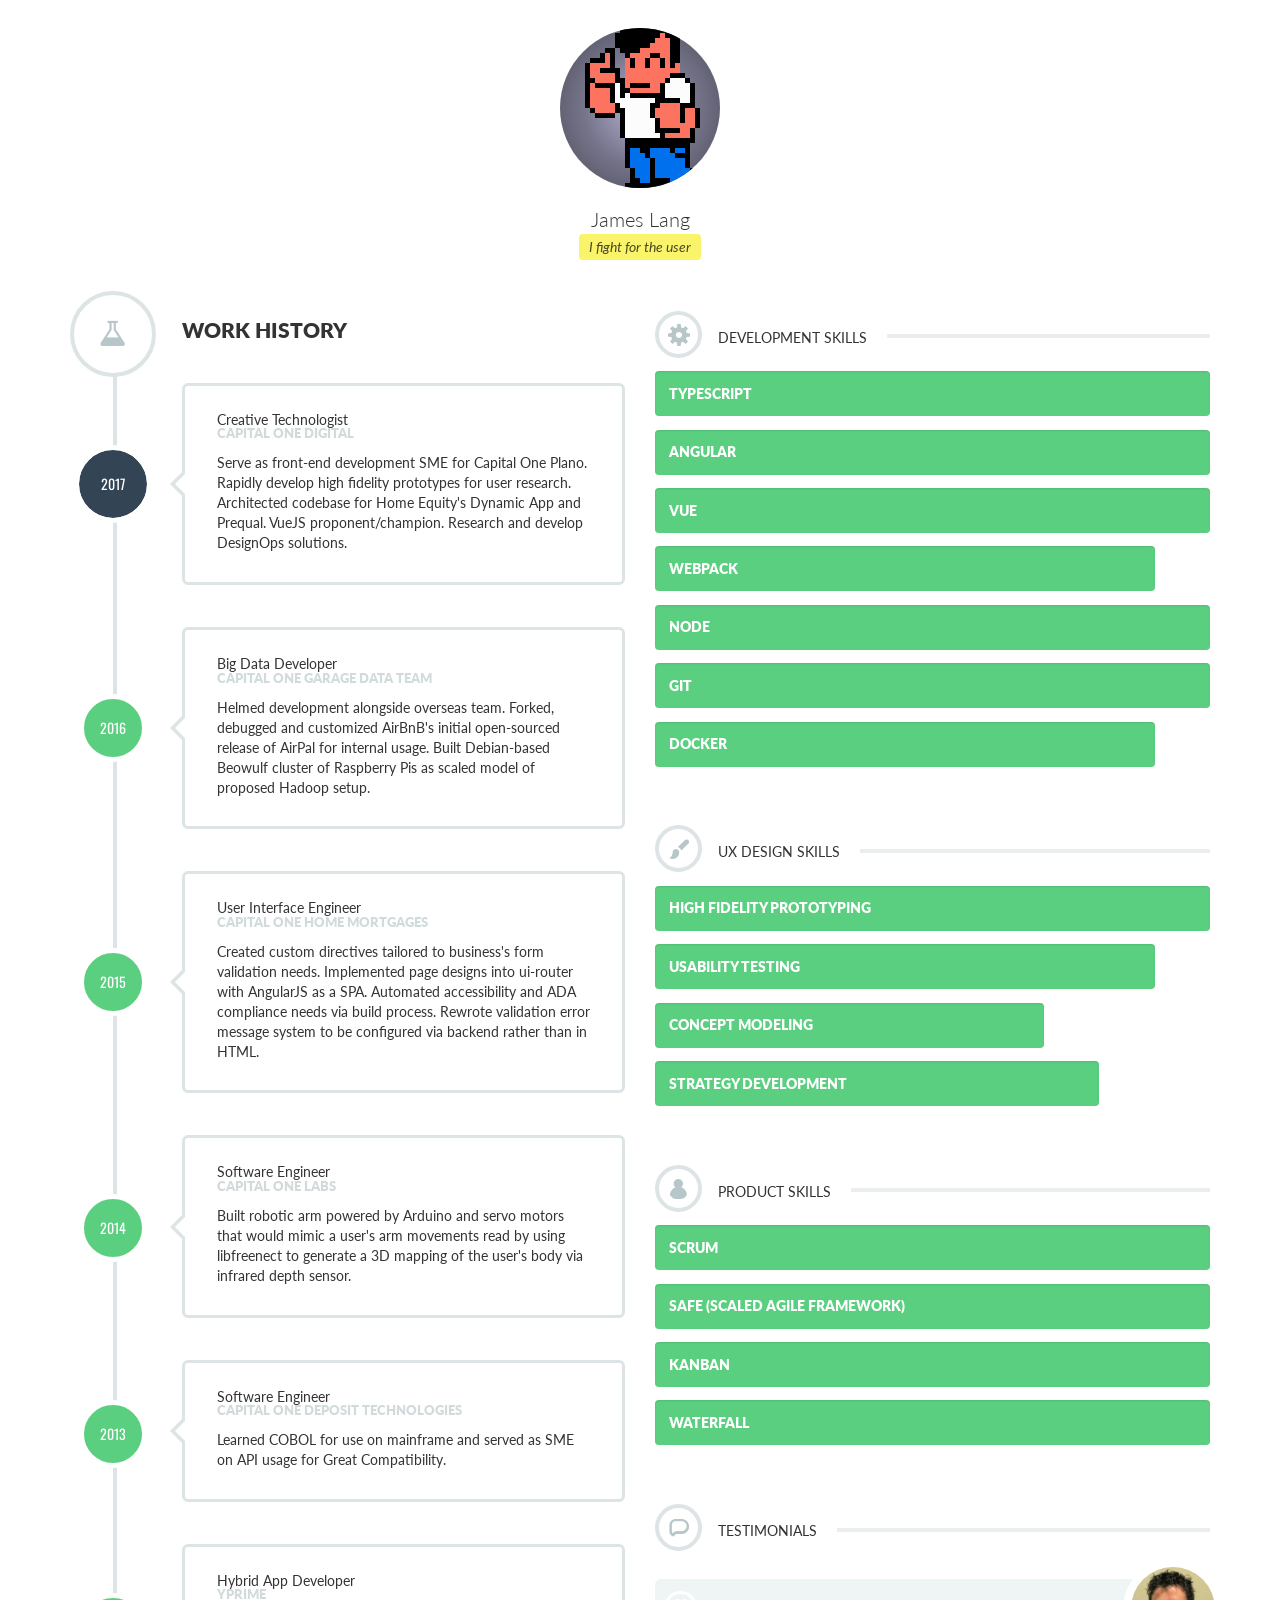
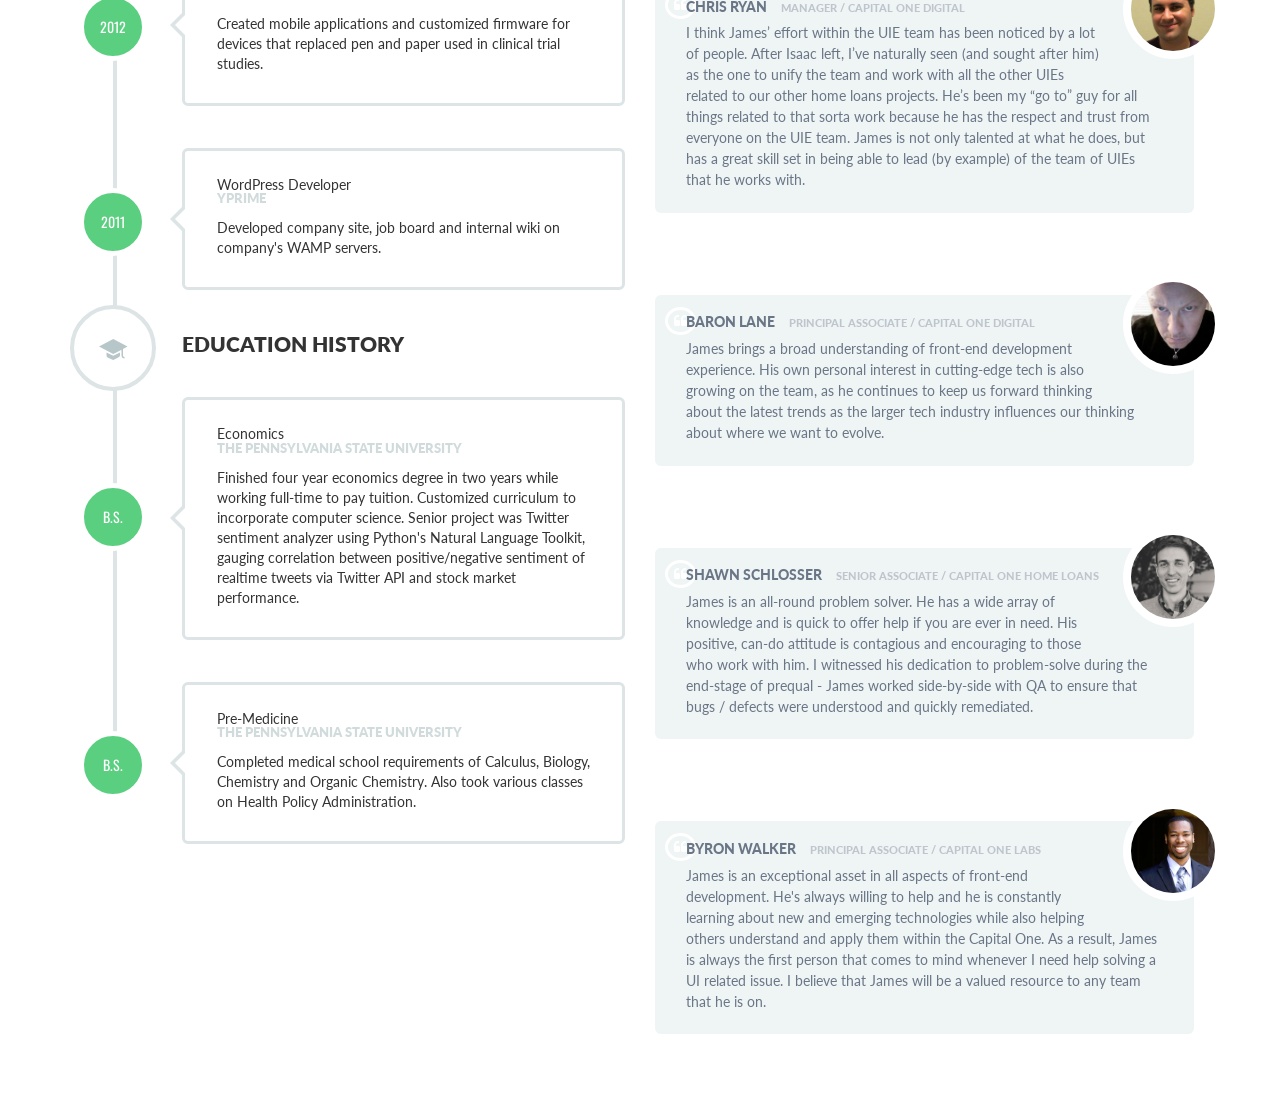
<file: index.html>
<!DOCTYPE html>

<html lang="en">

<head>
    <meta charset="utf-8">
    <meta content="IE=edge" http-equiv="X-UA-Compatible">
    <meta content="width=device-width, initial-scale=1" name="viewport">

    <title>James Lang</title>

    <link href='https://fonts.googleapis.com/css?family=Lato:100,300,400,700,900,100italic,300italic,400italic,700italic,900italic'
        rel='stylesheet' type='text/css'>
    <link href='https://fonts.googleapis.com/css?family=Oswald' rel='stylesheet' type='text/css'>

    <link href="css/bootstrap.min.css" rel="stylesheet">
    <link rel="stylesheet" type="text/css" href="css/fonts/font-awesome/css/font-awesome.min.css">
    <link rel="stylesheet" type="text/css" href="css/fonts/fontello/css/fontello.css">
    <link rel="stylesheet" type="text/css" href="css/style.css">
    <!-- HTML5 shim and Respond.js for IE8 support of HTML5 elements and media queries -->
    <!-- WARNING: Respond.js doesn't work if you view the page via file:// -->
    <!--[if lt IE 9]>
      <script src="https://oss.maxcdn.com/html5shiv/3.7.2/html5shiv.min.js"></script>
      <script src="https://oss.maxcdn.com/respond/1.4.2/respond.min.js"></script>
    <![endif]-->
</head>

<body>
    <div class="container">
        <header class="header">
            <img src="img/avatar.gif" alt="a silly River City Ransom sprite I chose to be my avatar">
            <h1>James Lang</h1>
            <p>I fight for the user</p>
        </header>
        <div class="wrapper">
            <section id="resume" class="page">
                <div class="content">
                    <div class="row">
                        <div class="col-md-6">
                            <div class="timeline">
                                <h2><i class="fa fa-flask"></i>work history</h2>
                                <div class="event current">
                                    <span class="date">2017</span>
                                    <h4>Creative Technologist</h4>
                                    <h5>Capital One Digital</h5>
                                    <p>Serve as front-end development SME for Capital One Plano. Rapidly develop high fidelity
                                        prototypes for user research. Architected codebase for Home Equity's Dynamic App
                                        and Prequal. VueJS proponent/champion. Research and develop DesignOps solutions.</p>
                                </div>
                                <div class="event">
                                    <span class="date">2016</span>
                                    <h4>Big Data Developer</h4>
                                    <h5>Capital One Garage Data Team</h5>
                                    <p>Helmed development alongside overseas team. Forked, debugged and customized AirBnB's
                                        initial open-sourced release of AirPal for internal usage. Built Debian-based Beowulf
                                        cluster of Raspberry Pis as scaled model of proposed Hadoop setup.</p>
                                </div>
                                <div class="event">
                                    <span class="date">2015</span>
                                    <h4>User Interface Engineer</h4>
                                    <h5>Capital One Home Mortgages</h5>
                                    <p>Created custom directives tailored to business's form validation needs. Implemented page
                                        designs into ui-router with AngularJS as a SPA. Automated accessibility and ADA compliance
                                        needs via build process. Rewrote validation error message system to be configured
                                        via backend rather than in HTML.</p>
                                </div>
                                <div class="event">
                                    <span class="date">2014</span>
                                    <h4>Software Engineer</h4>
                                    <h5>Capital One Labs</h5>
                                    <p>Built robotic arm powered by Arduino and servo motors that would mimic a user's arm movements
                                        read by using libfreenect to generate a 3D mapping of the user's body via infrared depth
                                        sensor.</p>
                                </div>
                                <div class="event">
                                    <span class="date">2013</span>
                                    <h4>Software Engineer</h4>
                                    <h5>Capital One Deposit Technologies</h5>
                                    <p>Learned COBOL for use on mainframe and served as SME on API usage for Great Compatibility.</p>
                                </div>
                                <div class="event">
                                    <span class="date">2012</span>
                                    <h4>Hybrid App Developer</h4>
                                    <h5>YPrime</h5>
                                    <p>Created mobile applications and customized firmware for devices that replaced pen and paper used in clinical trial studies.</p>
                                </div>
                                <div class="event">
                                    <span class="date">2011</span>
                                    <h4>WordPress Developer</h4>
                                    <h5>YPrime</h5>
                                    <p>Developed company site, job board and internal wiki on company's WAMP servers.</p>
                                </div>
                                <!--
                                <div class="event">
                                    <span class="date">2010</span>
                                    <h4>Manager</h4>
                                    <h5>The Pennsylvania State University</h5>
                                    <p>Monitored/addressed security and usage violations at the NOC (Network Operations Center).</p>
                                </div>
                                -->
                                <h2><i class="icon-college"></i>education history</h2>
                                <div class="event">
                                    <span class="date">B.S.</span>
                                    <h4>Economics</h4>
                                    <h5>The Pennsylvania State University</h5>
                                    <p>Finished four year economics degree in two years while working full-time to pay tuition.
                                        Customized curriculum to incorporate computer science. Senior project was Twitter
                                        sentiment analyzer using Python's Natural Language Toolkit, gauging correlation between positive/negative sentiment of realtime tweets via Twitter API and stock market performance.</p>
                                </div>
                                <div class="event last">
                                    <span class="date">B.S.</span>
                                    <h4>Pre-Medicine</h4>
                                    <h5>The Pennsylvania State University</h5>
                                    <p>Completed medical school requirements of Calculus, Biology, Chemistry and Organic Chemistry.
                                        Also took various classes on Health Policy Administration.</p>
                                </div>
                            </div>
                        </div>
                        <div class="col-md-6">
                            <h2 class="section-title"><span><i class="icon-cog-1"></i>development skills</span></h2>
                            <div class="skillset">
                                <div class="skill-unit">
                                    <h4>typescript</h4>
                                    <div class="bar">
                                        <div class="progress" style="width: 100%;"></div>
                                    </div>
                                </div>
                                <div class="skill-unit">
                                    <h4>Angular</h4>
                                    <div class="bar">
                                        <div class="progress" style="width: 100%;"></div>
                                    </div>
                                </div>
                                <div class="skill-unit">
                                    <h4>Vue</h4>
                                    <div class="bar">
                                        <div class="progress" style="width: 100%;"></div>
                                    </div>
                                </div>
                                <div class="skill-unit">
                                    <h4>webpack</h4>
                                    <div class="bar">
                                        <div class="progress" style="width: 90%;"></div>
                                    </div>
                                </div>
                                <div class="skill-unit">
                                    <h4>node</h4>
                                    <div class="bar">
                                        <div class="progress" style="width: 100%;"></div>
                                    </div>
                                </div>
                                <div class="skill-unit">
                                    <h4>git</h4>
                                    <div class="bar">
                                        <div class="progress" style="width: 100%;"></div>
                                    </div>
                                </div>
                                <div class="skill-unit">
                                    <h4>docker</h4>
                                    <div class="bar">
                                        <div class="progress" style="width: 90%;"></div>
                                    </div>
                                </div>
                            </div>
                            <h2 class="section-title"><span><i class="icon-brush"></i>ux design skills</span></h2>
                            <div class="skillset">
                                <div class="skill-unit">
                                    <h4>high fidelity Prototyping</h4>
                                    <div class="bar">
                                        <div class="progress" style="width: 100%;"></div>
                                    </div>
                                </div>
                                <div class="skill-unit">
                                    <h4>usability testing</h4>
                                    <div class="bar">
                                        <div class="progress" style="width: 90%;"></div>
                                    </div>
                                </div>
                                <div class="skill-unit">
                                    <h4>concept modeling</h4>
                                    <div class="bar">
                                        <div class="progress" style="width: 70%;"></div>
                                    </div>
                                </div>
                                <div class="skill-unit">
                                    <h4>strategy development</h4>
                                    <div class="bar">
                                        <div class="progress" style="width: 80%;"></div>
                                    </div>
                                </div>
                            </div>
                            <h2 class="section-title"><span><i class="icon-guest"></i>product skills</span></h2>
                            <div class="skillset">
                                <div class="skill-unit">
                                    <h4>Scrum</h4>
                                    <div class="bar">
                                        <div class="progress" style="width: 100%;"></div>
                                    </div>
                                </div>
                                <div class="skill-unit">
                                    <h4>Safe (scaled agile framework)</h4>
                                    <div class="bar">
                                        <div class="progress" style="width: 100%;"></div>
                                    </div>
                                </div>
                                <div class="skill-unit">
                                    <h4>kanban</h4>
                                    <div class="bar">
                                        <div class="progress" style="width: 100%;"></div>
                                    </div>
                                </div>
                                <div class="skill-unit">
                                    <h4>waterfall</h4>
                                    <div class="bar">
                                        <div class="progress" style="width: 100%;"></div>
                                    </div>
                                </div>
                            </div>
                            <h2 class="section-title"><span><i class="icon-comment"></i>testimonials</span></h2>
                            <div class="testo-group">
                                <div class="testo">
                                    <img src="img/chris-ryan.jpg" alt="Chris Ryan's headshot">
                                    <h4>Chris Ryan <span>Manager / Capital One Digital</span></h4>
                                    <p>I think James’ effort within the UIE team has been noticed by a lot of people. After
                                        Isaac left, I’ve naturally seen (and sought after him) as the one to unify the team
                                        and work with all the other UIEs related to our other home loans projects. He’s been
                                        my “go to” guy for all things related to that sorta work because he has the respect
                                        and trust from everyone on the UIE team. James is not only talented at what he does,
                                        but has a great skill set in being able to lead (by example) of the team of UIEs
                                        that he works with.</p>
                                </div>
                            </div>
                            <div class="testo-group">
                                <div class="testo">
                                    <img src="img/baron-lane.jpg" alt="Baron Lane's headshot">
                                    <h4>Baron Lane <span>Principal Associate / Capital One Digital</span></h4>
                                    <p>James brings a broad understanding of front-end development experience. His own personal
                                        interest in cutting-edge tech is also growing on the team, as he continues to keep
                                        us forward thinking about the latest trends as the larger tech industry influences
                                        our thinking about where we want to evolve.</p>
                                </div>
                            </div>
                            <div class="testo-group">
                                <div class="testo">
                                    <img src="img/shawn-schlosser.jpg" alt="Shawn Schlosser's headshot">
                                    <h4>Shawn Schlosser <span>Senior Associate / Capital One Home Loans</span></h4>
                                    <p>James is an all-round problem solver. He has a wide array of knowledge and is quick to
                                        offer help if you are ever in need. His positive, can-do attitude is contagious and
                                        encouraging to those who work with him. I witnessed his dedication to problem-solve
                                        during the end-stage of prequal - James worked side-by-side with QA to ensure that
                                        bugs / defects were understood and quickly remediated.</p>
                                </div>
                            </div>
                            <div class="testo-group">
                                <div class="testo">
                                    <img src="img/byron-walker.jpg" alt="Byron Walker's headshot">
                                    <h4>Byron Walker <span>Principal Associate / Capital One Labs</span></h4>
                                    <p>James is an exceptional asset in all aspects of front-end development. He's always willing
                                        to help and he is constantly learning about new and emerging technologies while also
                                        helping others understand and apply them within the Capital One. As a result, James
                                        is always the first person that comes to mind whenever I need help solving a UI related
                                        issue. I believe that James will be a valued resource to any team that he is on.</p>
                                </div>
                            </div>
                        </div>
                    </div>
                </div>
            </section>
        </div>
    </div>
    <script src="js/jquery-1.12.1.min.js"></script>
    <script src="js/bootstrap.min.js"></script>
</body>

</html>
</file>
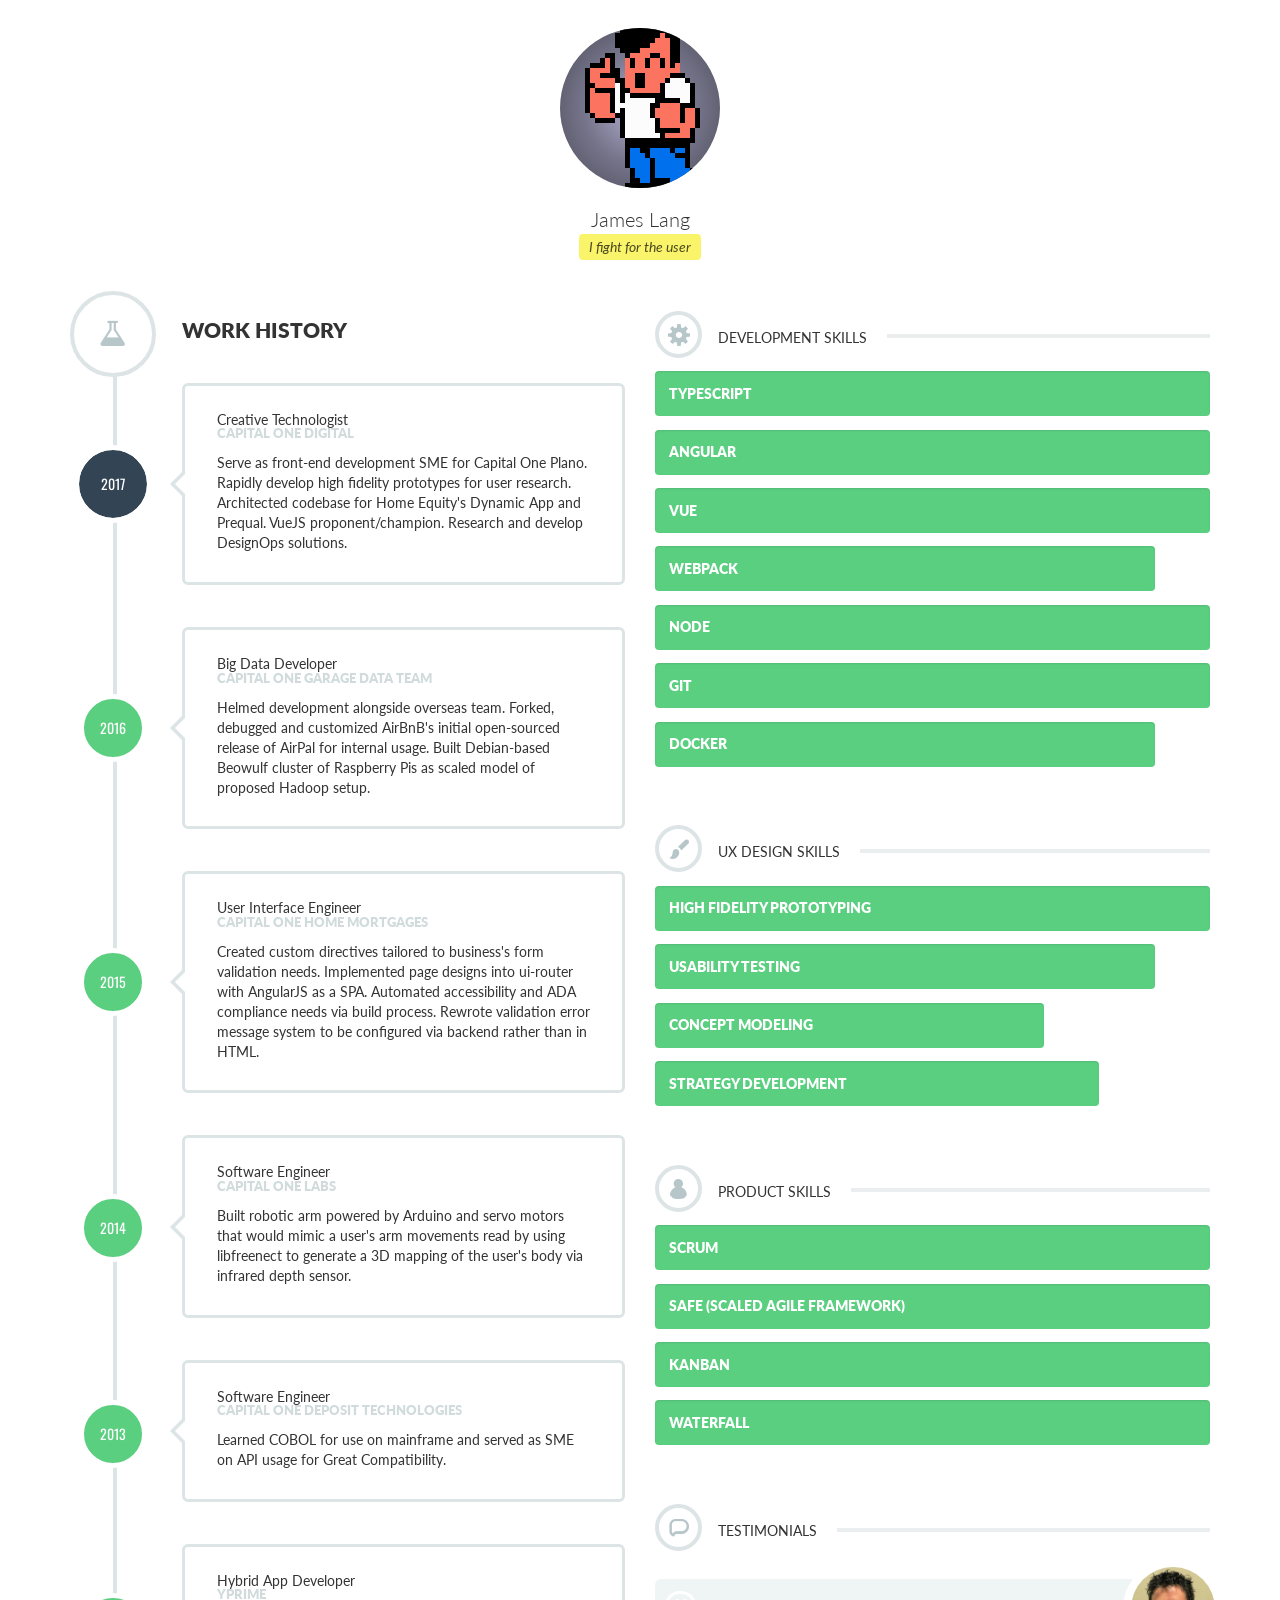
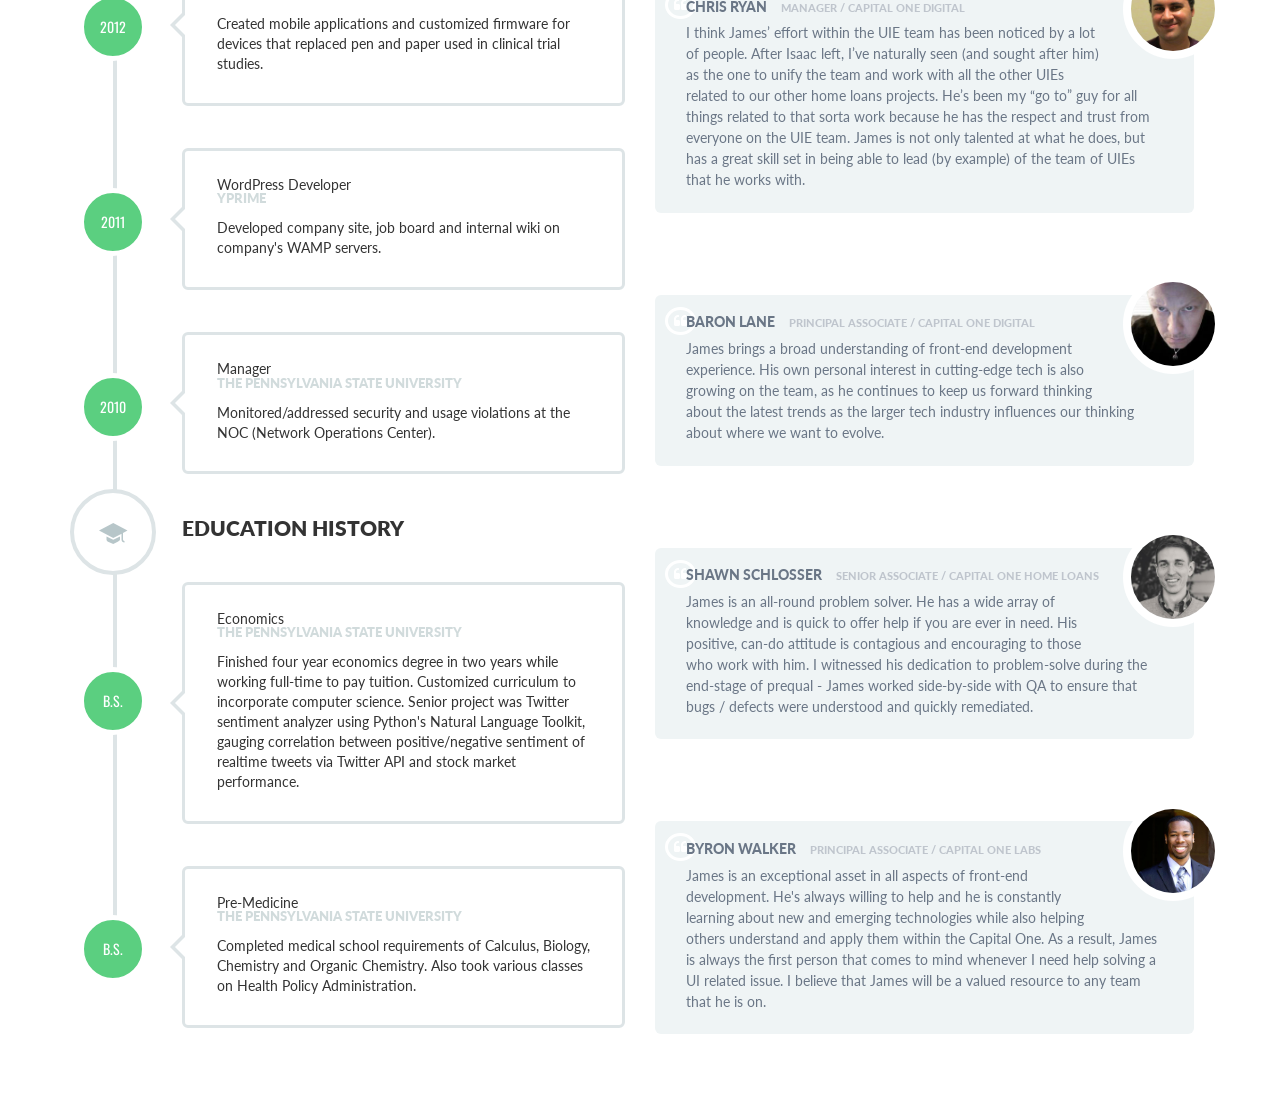
<file: index-disable.html>
<!DOCTYPE html>

<html lang="en">

<head>
    <meta charset="utf-8">
    <meta content="IE=edge" http-equiv="X-UA-Compatible">
    <meta content="width=device-width, initial-scale=1" name="viewport">

    <title>James Lang</title>

    <link href='https://fonts.googleapis.com/css?family=Lato:100,300,400,700,900,100italic,300italic,400italic,700italic,900italic'
        rel='stylesheet' type='text/css'>
    <link href='https://fonts.googleapis.com/css?family=Oswald' rel='stylesheet' type='text/css'>

    <link href="css/bootstrap.min.css" rel="stylesheet">
    <link rel="stylesheet" type="text/css" href="css/fonts/font-awesome/css/font-awesome.min.css">
    <link rel="stylesheet" type="text/css" href="css/fonts/fontello/css/fontello.css">
    <link rel="stylesheet" type="text/css" href="css/style.css">
    <!-- HTML5 shim and Respond.js for IE8 support of HTML5 elements and media queries -->
    <!-- WARNING: Respond.js doesn't work if you view the page via file:// -->
    <!--[if lt IE 9]>
      <script src="https://oss.maxcdn.com/html5shiv/3.7.2/html5shiv.min.js"></script>
      <script src="https://oss.maxcdn.com/respond/1.4.2/respond.min.js"></script>
    <![endif]-->
</head>

<body>
    <div class="container">
        <header class="header">
            <img src="img/avatar.gif" alt="a silly River City Ransom sprite I chose to be my avatar">
            <h1>James Lang</h1>
            <p>I fight for the user</p>
        </header>
        <div class="wrapper">
            <section id="resume" class="page">
                <div class="content">
                    <div class="row">
                        <div class="col-md-6">
                            <div class="timeline">
                                <h2><i class="fa fa-flask"></i>work history</h2>
                                <div class="event current">
                                    <span class="date">2017</span>
                                    <h4>Creative Technologist</h4>
                                    <h5>Capital One Digital</h5>
                                    <p>Serve as front-end development SME for Capital One Plano. Rapidly develop high fidelity
                                        prototypes for user research. Architected codebase for Home Equity's Dynamic App
                                        and Prequal. VueJS proponent/champion. Research and develop DesignOps solutions.</p>
                                </div>
                                <div class="event">
                                    <span class="date">2016</span>
                                    <h4>Big Data Developer</h4>
                                    <h5>Capital One Garage Data Team</h5>
                                    <p>Helmed development alongside overseas team. Forked, debugged and customized AirBnB's
                                        initial open-sourced release of AirPal for internal usage. Built Debian-based Beowulf
                                        cluster of Raspberry Pis as scaled model of proposed Hadoop setup.</p>
                                </div>
                                <div class="event">
                                    <span class="date">2015</span>
                                    <h4>User Interface Engineer</h4>
                                    <h5>Capital One Home Mortgages</h5>
                                    <p>Created custom directives tailored to business's form validation needs. Implemented page
                                        designs into ui-router with AngularJS as a SPA. Automated accessibility and ADA compliance
                                        needs via build process. Rewrote validation error message system to be configured
                                        via backend rather than in HTML.</p>
                                </div>
                                <div class="event">
                                    <span class="date">2014</span>
                                    <h4>Software Engineer</h4>
                                    <h5>Capital One Labs</h5>
                                    <p>Built robotic arm powered by Arduino and servo motors that would mimic a user's arm movements
                                        read by using libfreenect to generate a 3D mapping of the user's body via infrared depth
                                        sensor.</p>
                                </div>
                                <div class="event">
                                    <span class="date">2013</span>
                                    <h4>Software Engineer</h4>
                                    <h5>Capital One Deposit Technologies</h5>
                                    <p>Learned COBOL for use on mainframe and served as SME on API usage for Great Compatibility.</p>
                                </div>
                                <div class="event">
                                    <span class="date">2012</span>
                                    <h4>Hybrid App Developer</h4>
                                    <h5>YPrime</h5>
                                    <p>Created mobile applications and customized firmware for devices that replaced pen and paper used in clinical trial studies.</p>
                                </div>
                                <div class="event">
                                    <span class="date">2011</span>
                                    <h4>WordPress Developer</h4>
                                    <h5>YPrime</h5>
                                    <p>Developed company site, job board and internal wiki on company's WAMP servers.</p>
                                </div>
                                <div class="event">
                                    <span class="date">2010</span>
                                    <h4>Manager</h4>
                                    <h5>The Pennsylvania State University</h5>
                                    <p>Monitored/addressed security and usage violations at the NOC (Network Operations Center).</p>
                                </div>
                                <h2><i class="icon-college"></i>education history</h2>
                                <div class="event">
                                    <span class="date">B.S.</span>
                                    <h4>Economics</h4>
                                    <h5>The Pennsylvania State University</h5>
                                    <p>Finished four year economics degree in two years while working full-time to pay tuition.
                                        Customized curriculum to incorporate computer science. Senior project was Twitter
                                        sentiment analyzer using Python's Natural Language Toolkit, gauging correlation between positive/negative sentiment of realtime tweets via Twitter API and stock market performance.</p>
                                </div>
                                <div class="event last">
                                    <span class="date">B.S.</span>
                                    <h4>Pre-Medicine</h4>
                                    <h5>The Pennsylvania State University</h5>
                                    <p>Completed medical school requirements of Calculus, Biology, Chemistry and Organic Chemistry.
                                        Also took various classes on Health Policy Administration.</p>
                                </div>
                            </div>
                        </div>
                        <div class="col-md-6">
                            <h2 class="section-title"><span><i class="icon-cog-1"></i>development skills</span></h2>
                            <div class="skillset">
                                <div class="skill-unit">
                                    <h4>typescript</h4>
                                    <div class="bar">
                                        <div class="progress" style="width: 100%;"></div>
                                    </div>
                                </div>
                                <div class="skill-unit">
                                    <h4>Angular</h4>
                                    <div class="bar">
                                        <div class="progress" style="width: 100%;"></div>
                                    </div>
                                </div>
                                <div class="skill-unit">
                                    <h4>Vue</h4>
                                    <div class="bar">
                                        <div class="progress" style="width: 100%;"></div>
                                    </div>
                                </div>
                                <div class="skill-unit">
                                    <h4>webpack</h4>
                                    <div class="bar">
                                        <div class="progress" style="width: 90%;"></div>
                                    </div>
                                </div>
                                <div class="skill-unit">
                                    <h4>node</h4>
                                    <div class="bar">
                                        <div class="progress" style="width: 100%;"></div>
                                    </div>
                                </div>
                                <div class="skill-unit">
                                    <h4>git</h4>
                                    <div class="bar">
                                        <div class="progress" style="width: 100%;"></div>
                                    </div>
                                </div>
                                <div class="skill-unit">
                                    <h4>docker</h4>
                                    <div class="bar">
                                        <div class="progress" style="width: 90%;"></div>
                                    </div>
                                </div>
                            </div>
                            <h2 class="section-title"><span><i class="icon-brush"></i>ux design skills</span></h2>
                            <div class="skillset">
                                <div class="skill-unit">
                                    <h4>high fidelity Prototyping</h4>
                                    <div class="bar">
                                        <div class="progress" style="width: 100%;"></div>
                                    </div>
                                </div>
                                <div class="skill-unit">
                                    <h4>usability testing</h4>
                                    <div class="bar">
                                        <div class="progress" style="width: 90%;"></div>
                                    </div>
                                </div>
                                <div class="skill-unit">
                                    <h4>concept modeling</h4>
                                    <div class="bar">
                                        <div class="progress" style="width: 70%;"></div>
                                    </div>
                                </div>
                                <div class="skill-unit">
                                    <h4>strategy development</h4>
                                    <div class="bar">
                                        <div class="progress" style="width: 80%;"></div>
                                    </div>
                                </div>
                            </div>
                            <h2 class="section-title"><span><i class="icon-guest"></i>product skills</span></h2>
                            <div class="skillset">
                                <div class="skill-unit">
                                    <h4>Scrum</h4>
                                    <div class="bar">
                                        <div class="progress" style="width: 100%;"></div>
                                    </div>
                                </div>
                                <div class="skill-unit">
                                    <h4>Safe (scaled agile framework)</h4>
                                    <div class="bar">
                                        <div class="progress" style="width: 100%;"></div>
                                    </div>
                                </div>
                                <div class="skill-unit">
                                    <h4>kanban</h4>
                                    <div class="bar">
                                        <div class="progress" style="width: 100%;"></div>
                                    </div>
                                </div>
                                <div class="skill-unit">
                                    <h4>waterfall</h4>
                                    <div class="bar">
                                        <div class="progress" style="width: 100%;"></div>
                                    </div>
                                </div>
                            </div>
                            <h2 class="section-title"><span><i class="icon-comment"></i>testimonials</span></h2>
                            <div class="testo-group">
                                <div class="testo">
                                    <img src="img/chris-ryan.jpg" alt="Chris Ryan's headshot">
                                    <h4>Chris Ryan <span>Manager / Capital One Digital</span></h4>
                                    <p>I think James’ effort within the UIE team has been noticed by a lot of people. After
                                        Isaac left, I’ve naturally seen (and sought after him) as the one to unify the team
                                        and work with all the other UIEs related to our other home loans projects. He’s been
                                        my “go to” guy for all things related to that sorta work because he has the respect
                                        and trust from everyone on the UIE team. James is not only talented at what he does,
                                        but has a great skill set in being able to lead (by example) of the team of UIEs
                                        that he works with.</p>
                                </div>
                            </div>
                            <div class="testo-group">
                                <div class="testo">
                                    <img src="img/baron-lane.jpg" alt="Baron Lane's headshot">
                                    <h4>Baron Lane <span>Principal Associate / Capital One Digital</span></h4>
                                    <p>James brings a broad understanding of front-end development experience. His own personal
                                        interest in cutting-edge tech is also growing on the team, as he continues to keep
                                        us forward thinking about the latest trends as the larger tech industry influences
                                        our thinking about where we want to evolve.</p>
                                </div>
                            </div>
                            <div class="testo-group">
                                <div class="testo">
                                    <img src="img/shawn-schlosser.jpg" alt="Shawn Schlosser's headshot">
                                    <h4>Shawn Schlosser <span>Senior Associate / Capital One Home Loans</span></h4>
                                    <p>James is an all-round problem solver. He has a wide array of knowledge and is quick to
                                        offer help if you are ever in need. His positive, can-do attitude is contagious and
                                        encouraging to those who work with him. I witnessed his dedication to problem-solve
                                        during the end-stage of prequal - James worked side-by-side with QA to ensure that
                                        bugs / defects were understood and quickly remediated.</p>
                                </div>
                            </div>
                            <div class="testo-group">
                                <div class="testo">
                                    <img src="img/byron-walker.jpg" alt="Byron Walker's headshot">
                                    <h4>Byron Walker <span>Principal Associate / Capital One Labs</span></h4>
                                    <p>James is an exceptional asset in all aspects of front-end development. He's always willing
                                        to help and he is constantly learning about new and emerging technologies while also
                                        helping others understand and apply them within the Capital One. As a result, James
                                        is always the first person that comes to mind whenever I need help solving a UI related
                                        issue. I believe that James will be a valued resource to any team that he is on.</p>
                                </div>
                            </div>
                        </div>
                    </div>
                </div>
            </section>
        </div>
    </div>
    <script src="js/jquery-1.12.1.min.js"></script>
    <script src="js/bootstrap.min.js"></script>
</body>

</html>
</file>
<file: css/fonts/fontello/css/fontello.css>
@font-face {
  font-family: 'fontello';
  src: url('../font/fontello.eot?63985987');
  src: url('../font/fontello.eot?63985987#iefix') format('embedded-opentype'),
       url('../font/fontello.woff?63985987') format('woff'),
       url('../font/fontello.ttf?63985987') format('truetype'),
       url('../font/fontello.svg?63985987#fontello') format('svg');
  font-weight: normal;
  font-style: normal;
}
/* Chrome hack: SVG is rendered more smooth in Windozze. 100% magic, uncomment if you need it. */
/* Note, that will break hinting! In other OS-es font will be not as sharp as it could be */
/*
@media screen and (-webkit-min-device-pixel-ratio:0) {
  @font-face {
    font-family: 'fontello';
    src: url('../font/fontello.svg?63985987#fontello') format('svg');
  }
}
*/
 
 [class^="icon-"]:before, [class*=" icon-"]:before {
  font-family: "fontello";
  font-style: normal;
  font-weight: normal;
  speak: none;
 
  display: inline-block;
  text-decoration: inherit;
  width: 1em;
  margin-right: .2em;
  text-align: center;
  /* opacity: .8; */
 
  /* For safety - reset parent styles, that can break glyph codes*/
  font-variant: normal;
  text-transform: none;
     
  /* fix buttons height, for twitter bootstrap */
  line-height: 1em;
 
  /* Animation center compensation - margins should be symmetric */
  /* remove if not needed */
  margin-left: .2em;
 
  /* you can be more comfortable with increased icons size */
  /* font-size: 120%; */
 
  /* Uncomment for 3D effect */
  /* text-shadow: 1px 1px 1px rgba(127, 127, 127, 0.3); */
}
 
.icon-facebook:before { content: '\e800'; } /* '' */
.icon-twitter:before { content: '\e801'; } /* '' */
.icon-linkedin:before { content: '\e802'; } /* '' */
.icon-gplus:before { content: '\e803'; } /* '' */
.icon-pinterest:before { content: '\e804'; } /* '' */
.icon-github-circled:before { content: '\e805'; } /* '' */
.icon-dribbble:before { content: '\e806'; } /* '' */
.icon-digg:before { content: '\e807'; } /* '' */
.icon-instagram:before { content: '\e808'; } /* '' */
.icon-xing:before { content: '\e809'; } /* '' */
.icon-lastfm:before { content: '\e80a'; } /* '' */
.icon-rss:before { content: '\e80b'; } /* '' */
.icon-vimeo:before { content: '\e80c'; } /* '' */
.icon-forrst:before { content: '\e80d'; } /* '' */
.icon-foursquare:before { content: '\e80e'; } /* '' */
.icon-blogger:before { content: '\e80f'; } /* '' */
.icon-flickr:before { content: '\e810'; } /* '' */
.icon-weibo:before { content: '\e811'; } /* '' */
.icon-skype:before { content: '\e812'; } /* '' */
.icon-youtube:before { content: '\e813'; } /* '' */
.icon-soundcloud:before { content: '\e814'; } /* '' */
.icon-tumblr:before { content: '\e815'; } /* '' */
.icon-wordpress:before { content: '\e816'; } /* '' */
.icon-stackoverflow:before { content: '\e817'; } /* '' */
.icon-delicious:before { content: '\e818'; } /* '' */
.icon-grooveshark:before { content: '\e819'; } /* '' */
.icon-lkdto:before { content: '\e81a'; } /* '' */
.icon-hackernews:before { content: '\e81b'; } /* '' */
.icon-login:before { content: '\e81c'; } /* '' */
.icon-lego:before { content: '\e81d'; } /* '' */
.icon-bitbucket:before { content: '\e81e'; } /* '' */
.icon-pocket:before { content: '\e81f'; } /* '' */
.icon-buffer:before { content: '\e820'; } /* '' */
.icon-acrobat:before { content: '\e821'; } /* '' */
.icon-drupal:before { content: '\e822'; } /* '' */
.icon-statusnet:before { content: '\e823'; } /* '' */
.icon-appnet:before { content: '\e824'; } /* '' */
.icon-dwolla:before { content: '\e825'; } /* '' */
.icon-angellist:before { content: '\e826'; } /* '' */
.icon-print:before { content: '\e827'; } /* '' */
.icon-cart:before { content: '\e828'; } /* '' */
.icon-opentable:before { content: '\e829'; } /* '' */
.icon-stripe:before { content: '\e82a'; } /* '' */
.icon-posterous:before { content: '\e82b'; } /* '' */
.icon-scribd:before { content: '\e82c'; } /* '' */
.icon-eventbrite:before { content: '\e82d'; } /* '' */
.icon-intensedebate:before { content: '\e82e'; } /* '' */
.icon-yelp:before { content: '\e82f'; } /* '' */
.icon-eventasaurus:before { content: '\e830'; } /* '' */
.icon-quora:before { content: '\e831'; } /* '' */
.icon-openid:before { content: '\e832'; } /* '' */
.icon-pinboard:before { content: '\e833'; } /* '' */
.icon-gmail:before { content: '\e834'; } /* '' */
.icon-songkick:before { content: '\e835'; } /* '' */
.icon-plurk:before { content: '\e836'; } /* '' */
.icon-itunes:before { content: '\e837'; } /* '' */
.icon-googleplay:before { content: '\e838'; } /* '' */
.icon-github:before { content: '\e839'; } /* '' */
.icon-ebay:before { content: '\e83a'; } /* '' */
.icon-dropbox:before { content: '\e83b'; } /* '' */
.icon-cloudapp:before { content: '\e83c'; } /* '' */
.icon-steam:before { content: '\e83d'; } /* '' */
.icon-amazon:before { content: '\e83e'; } /* '' */
.icon-podcast:before { content: '\e83f'; } /* '' */
.icon-myspace:before { content: '\e840'; } /* '' */
.icon-macstore:before { content: '\e841'; } /* '' */
.icon-email:before { content: '\e842'; } /* '' */
.icon-chrome:before { content: '\e843'; } /* '' */
.icon-yahoo:before { content: '\e844'; } /* '' */
.icon-windows:before { content: '\e845'; } /* '' */
.icon-viadeo:before { content: '\e846'; } /* '' */
.icon-instapaper:before { content: '\e847'; } /* '' */
.icon-meetup:before { content: '\e848'; } /* '' */
.icon-vk:before { content: '\e849'; } /* '' */
.icon-klout:before { content: '\e84a'; } /* '' */
.icon-plancast:before { content: '\e84b'; } /* '' */
.icon-disqus:before { content: '\e84c'; } /* '' */
.icon-google:before { content: '\e84d'; } /* '' */
.icon-evernote:before { content: '\e84e'; } /* '' */
.icon-cc:before { content: '\e84f'; } /* '' */
.icon-appstore:before { content: '\e850'; } /* '' */
.icon-gowalla:before { content: '\e851'; } /* '' */
.icon-guest:before { content: '\e852'; } /* '' */
.icon-reddit:before { content: '\e853'; } /* '' */
.icon-spotify:before { content: '\e854'; } /* '' */
.icon-stumbleupon:before { content: '\e855'; } /* '' */
.icon-fivehundredpx:before { content: '\e856'; } /* '' */
.icon-bitcoin:before { content: '\e857'; } /* '' */
.icon-w3c:before { content: '\e858'; } /* '' */
.icon-html5:before { content: '\e859'; } /* '' */
.icon-ie:before { content: '\e85a'; } /* '' */
.icon-call:before { content: '\e85b'; } /* '' */
.icon-ninetyninedesigns:before { content: '\e85c'; } /* '' */
.icon-calendar:before { content: '\e85d'; } /* '' */
.icon-lanyrd:before { content: '\e85e'; } /* '' */
.icon-wikipedia:before { content: '\e85f'; } /* '' */
.icon-smashmag:before { content: '\e860'; } /* '' */
.icon-eventful:before { content: '\e861'; } /* '' */
.icon-android:before { content: '\e862'; } /* '' */
.icon-flattr:before { content: '\e863'; } /* '' */
.icon-paypal:before { content: '\e864'; } /* '' */
.icon-aim:before { content: '\e865'; } /* '' */
.icon-duckduckgo:before { content: '\e866'; } /* '' */
.icon-friendfeed:before { content: '\e867'; } /* '' */
.icon-behance:before { content: '\e868'; } /* '' */
.icon-picture:before { content: '\e869'; } /* '' */
.icon-camera:before { content: '\e86a'; } /* '' */
.icon-info:before { content: '\e86b'; } /* '' */
.icon-link:before { content: '\e86c'; } /* '' */
.icon-attach:before { content: '\e86d'; } /* '' */
.icon-pin:before { content: '\e86e'; } /* '' */
.icon-tag:before { content: '\e86f'; } /* '' */
.icon-tag-empty:before { content: '\e870'; } /* '' */
.icon-quote-left:before { content: '\e871'; } /* '' */
.icon-quote-right:before { content: '\e872'; } /* '' */
.icon-pencil:before { content: '\e873'; } /* '' */
.icon-pencil-neg:before { content: '\e874'; } /* '' */
.icon-comment:before { content: '\e875'; } /* '' */
.icon-comment-inv:before { content: '\e876'; } /* '' */
.icon-comment-alt:before { content: '\e877'; } /* '' */
.icon-comment-inv-alt:before { content: '\e878'; } /* '' */
.icon-comment-alt2:before { content: '\e879'; } /* '' */
.icon-comment-inv-alt2:before { content: '\e87a'; } /* '' */
.icon-chat:before { content: '\e87b'; } /* '' */
.icon-chat-inv:before { content: '\e87c'; } /* '' */
.icon-location:before { content: '\e87d'; } /* '' */
.icon-location-inv:before { content: '\e87e'; } /* '' */
.icon-location-alt:before { content: '\e87f'; } /* '' */
.icon-compass:before { content: '\e880'; } /* '' */
.icon-doc:before { content: '\e881'; } /* '' */
.icon-doc-inv:before { content: '\e882'; } /* '' */
.icon-doc-alt:before { content: '\e883'; } /* '' */
.icon-doc-inv-alt:before { content: '\e884'; } /* '' */
.icon-book-open:before { content: '\e885'; } /* '' */
.icon-cog:before { content: '\e886'; } /* '' */
.icon-share:before { content: '\e887'; } /* '' */
.icon-mic:before { content: '\e888'; } /* '' */
.icon-headphones:before { content: '\e889'; } /* '' */
.icon-clock:before { content: '\e88a'; } /* '' */
.icon-lamp:before { content: '\e88b'; } /* '' */
.icon-resize-full:before { content: '\e88c'; } /* '' */
.icon-resize-full-alt:before { content: '\e88d'; } /* '' */
.icon-resize-small:before { content: '\e88e'; } /* '' */
.icon-resize-small-alt:before { content: '\e88f'; } /* '' */
.icon-play:before { content: '\e890'; } /* '' */
.icon-play-circle2:before { content: '\e891'; } /* '' */
.icon-stop:before { content: '\e892'; } /* '' */
.icon-pause:before { content: '\e893'; } /* '' */
.icon-award:before { content: '\e894'; } /* '' */
.icon-award-empty:before { content: '\e895'; } /* '' */
.icon-mobile:before { content: '\e896'; } /* '' */
.icon-cd:before { content: '\e897'; } /* '' */
.icon-equalizer:before { content: '\e898'; } /* '' */
.icon-aperture:before { content: '\e899'; } /* '' */
.icon-aperture-alt:before { content: '\e89a'; } /* '' */
.icon-book:before { content: '\e89b'; } /* '' */
.icon-book-alt:before { content: '\e89c'; } /* '' */
.icon-brush:before { content: '\e89d'; } /* '' */
.icon-brush-alt:before { content: '\e89e'; } /* '' */
.icon-layers:before { content: '\e89f'; } /* '' */
.icon-layers-alt:before { content: '\e8a0'; } /* '' */
.icon-flash:before { content: '\e8a1'; } /* '' */
.icon-chart-bar:before { content: '\e8a2'; } /* '' */
.icon-chart-pie:before { content: '\e8a3'; } /* '' */
.icon-key:before { content: '\e8a4'; } /* '' */
.icon-key-inv:before { content: '\e8a5'; } /* '' */
.icon-hash:before { content: '\e8a6'; } /* '' */
.icon-at:before { content: '\e8a7'; } /* '' */
.icon-pilcrow:before { content: '\e8a8'; } /* '' */
.icon-article-alt:before { content: '\e8a9'; } /* '' */
.icon-doc-1:before { content: '\e8aa'; } /* '' */
.icon-award-1:before { content: '\e8ab'; } /* '' */
.icon-tablet:before { content: '\e8ac'; } /* '' */
.icon-cd-1:before { content: '\e8ad'; } /* '' */
.icon-book-1:before { content: '\e8ae'; } /* '' */
.icon-easel:before { content: '\e8af'; } /* '' */
.icon-globe:before { content: '\e8b0'; } /* '' */
.icon-dollar:before { content: '\e8b1'; } /* '' */
.icon-cloud:before { content: '\e8b2'; } /* '' */
.icon-camera-1:before { content: '\e8b3'; } /* '' */
.icon-trophy:before { content: '\e8b4'; } /* '' */
.icon-flash-1:before { content: '\e8b5'; } /* '' */
.icon-paper-plane:before { content: '\e8b6'; } /* '' */
.icon-fontsize:before { content: '\e8b7'; } /* '' */
.icon-color-adjust:before { content: '\e8b8'; } /* '' */
.icon-vector-pencil:before { content: '\e8b9'; } /* '' */
.icon-spread:before { content: '\e8ba'; } /* '' */
.icon-art-gallery:before { content: '\e8bb'; } /* '' */
.icon-bicycle:before { content: '\e8bc'; } /* '' */
.icon-cafe:before { content: '\e8bd'; } /* '' */
.icon-college:before { content: '\e8be'; } /* '' */
.icon-embassy:before { content: '\e8bf'; } /* '' */
.icon-fast-food:before { content: '\e8c0'; } /* '' */
.icon-jabber:before { content: '\e8c1'; } /* '' */
.icon-instagram-1:before { content: '\e8c2'; } /* '' */
.icon-instagram-filled:before { content: '\e8c3'; } /* '' */
.icon-camera-2:before { content: '\e8c4'; } /* '' */
.icon-phone:before { content: '\e8c5'; } /* '' */
.icon-cog-1:before { content: '\e8c6'; } /* '' */
.icon-lightbulb:before { content: '\e8c7'; } /* '' */
.icon-play-1:before { content: '\e8c8'; } /* '' */
.icon-pause-1:before { content: '\e8c9'; } /* '' */
.icon-stop-1:before { content: '\e8ca'; } /* '' */
.icon-play-circled:before { content: '\e8cb'; } /* '' */
.icon-play-circled2:before { content: '\e8cc'; } /* '' */
.icon-stop-circled:before { content: '\e8cd'; } /* '' */
.icon-pause-circled:before { content: '\e8ce'; } /* '' */
.icon-desktop:before { content: '\e8cf'; } /* '' */
.icon-laptop:before { content: '\e8d0'; } /* '' */
.icon-globe-1:before { content: '\e8d1'; } /* '' */
.icon-leaf:before { content: '\e8d2'; } /* '' */
.icon-qrcode:before { content: '\e8d3'; } /* '' */
.icon-book-2:before { content: '\e8d4'; } /* '' */
.icon-gauge:before { content: '\e8d5'; } /* '' */
.icon-address-book:before { content: '\e8d6'; } /* '' */
.icon-person:before { content: '\e8d7'; } /* '' */
.icon-adult:before { content: '\e8d8'; } /* '' */
.icon-child:before { content: '\e8d9'; } /* '' */
.icon-css:before { content: '\e8da'; } /* '' */
.icon-slideshare:before { content: '\e8db'; } /* '' */
.icon-paper-plane-1:before { content: '\e8dc'; } /* '' */
.icon-volume-off:before { content: '\e8dd'; } /* '' */
.icon-volume-down:before { content: '\e8de'; } /* '' */
.icon-volume-up:before { content: '\e8df'; } /* '' */
.icon-picasa:before { content: '\e8e0'; } /* '' */
.icon-left-open:before { content: '\e8e1'; } /* '' */
.icon-right-open:before { content: '\e8e2'; } /* '' */
.icon-home:before { content: '\e8e3'; } /* '' */
.icon-home-1:before { content: '\e8e4'; } /* '' */
.icon-home-2:before { content: '\e8e5'; } /* '' */
.icon-deviantart:before { content: '\e8e6'; } /* '' */
</file>
<file: css/style.css>
/* TYPOGRAPHY */
body,input,textarea,select,button {
    font-family: Lato,Arial,serif;
}

input[type=submit],input[type=button],button,a.button {
    display: inline-block;
    position: relative;
    padding: 1em 2em;
    font-size: .925em;
    font-weight: 800;
    text-transform: uppercase;
    line-height: 1.2;
    border: 0;
    outline: 0;
    background: #fff;
    border: 2px solid #DDE4E6;
    color: #6A7686;
    text-shadow: none;
    border-radius: 4px;
}

h1 {
    font-size: 2.2em;
    margin: .8em 0 .4em;
}

h2 {
    font-size: 1.5em;
    margin: 1em 0 .6em;
    font-weight: 800;
}

h3 {
    font-size: 1.2em;
    margin: 1em 0 .6em;
}

h4 {
    font-size: 1em;
    margin: 2em 0 .6em;
}

h5 {
    font-size: 1em;
    margin: 1em 0 .8em;
}

h6 {
    font-size: .9em;
    margin: 1em 0 .8em;
}

p {
    margin: 1.2em 0;
}

.header {
    z-index: 200;
    /*margin: 0 auto 2em auto;*/
    margin: 0 auto;
    padding: 2em;
    width: 100%;
    text-align: center;
    /*background: #79CE98;*/
}

.header img {
    max-height: 160px;
    border-radius: 50%;
    background: #655E6E;
/* For browsers that do not support gradients */
    background: -webkit-radial-gradient(circle,#b4b2d4,#75748a,#4a4a57);
/* Safari */
    background: -o-radial-gradient(circle,#b4b2d4,#75748a,#4a4a57);
/* Opera 11.6 to 12.0 */
    background: -moz-radial-gradient(circle,#b4b2d4,#75748a,#4a4a57);
/* Firefox 3.6 to 15 */
    background: radial-gradient(circle,#b4b2d4,#75748a,#4a4a57);
/* Standard syntax */
}

.header h1 {
    margin: .9em 0 0;
    padding: 0;
    font-weight: 300;
    font-size: 1.4em;
    line-height: 1.4;
    -webkit-backface-visibility: hidden;
}

.header p {
    font-size: 1em;
    margin: .1em 0 .6em;
    display: inline-block;
    font-style: italic;
    padding: 6px 10px;
    background: #FAF46A;
    color: #345;
    color: rgba(0,0,0,.7);
    border-radius: 4px;
    line-height: 1;
}

/* HEADING WITH ICON */
h2 i[class^="icon-"],h2 i[class*=" icon-"],h2 i.fa {
    font-size: 22px;
    margin-right: 16px;
    line-height: 39px;
    text-align: center;
    color: #B7C6C9;
    background: #fff;
    border-radius: 50%;
    border: 4px solid #dde4e6;
    display: inline-block;
    width: 47px;
}

h2 i[class^="icon-"]:before,h2 i[class*=" icon-"]:before,h2 i.fa:before {
    display: inline;
    margin-left: 0;
    margin-right: 0;
}

/* SECTION-TITLE */
.section-title {
    position: relative;
    margin-bottom: 1em;
    font-size: 1em;
    font-weight: 400;
}

.section-title:before {
    content: "";
    position: absolute;
    top: 50%;
    left: 0;
    width: 100%;
    border-bottom: 4px solid #EAEEEF;
}

.section-title span {
    position: relative;
    display: inline-block;
    padding-right: 1.4em;
    background: #fff;
    text-transform: uppercase;
}

/* TIMELINE */
.timeline {
    position: relative;
    padding-left: 112px;
    padding-bottom: 8px;
}

.timeline h2 {
    position: relative;
    margin-bottom: 2em;
    text-transform: uppercase;
}

.timeline h2 [class^="icon-"],.timeline h2 [class*=" icon-"],.timeline h2 .fa {
    display: block;
    font-size: 30px;
    position: absolute;
    top: -27px;
    left: -112px;
    width: 86px;
    line-height: 78px;
    margin: 0;
    z-index: 120;
}

.timeline h2 [class^="icon-"]:before,.timeline h2 [class*=" icon-"]:before,.timeline h2 i.fa:before {
    margin: 0;
}

.event {
    position: relative;
    padding: 26px 32px;
    margin-bottom: 3em;
    background: #fff;
    border: 3px solid #DDE4E6;
    border-radius: 6px;
}

.event:after,.event:before {
    right: 100%;
    top: 50%;
    border: solid transparent;
    content: " ";
    height: 0;
    width: 0;
    position: absolute;
    pointer-events: none;
}

.event:after {
    border-right-color: #fff;
    border-width: 10px;
    margin-top: -10px;
}

.event:before {
    border-right-color: #DDE4E6;
    border-width: 15px;
    margin-top: -15px;
}

.event .date {
    position: absolute;
    top: 45%;
    margin-top: -24px;
    left: -106px;
    width: 68px;
    line-height: 58px;
    text-align: center;
    background: #5BCF80;
    display: block;
    z-index: 120;
    color: #fff;
    border-radius: 50%;
    border: 5px solid #FFF;
    font-family: Oswald;
    font-weight: 400;
}

.event.current .date {
    border-color: #345;
    outline: 5px solid #FFF;
    background-color: #345;
}

.timeline .event.last p:before {
    height: 76%;
}

.event h4 {
    font-weight: 400;
    margin: 0;
    padding: 0;
}

.event h5 {
    margin: 0;
    padding: 0 0 .3em;
    font-size: .9em;
    text-transform: uppercase;
    font-weight: 800;
    color: #d1dbdc;
}

.event p {
    margin: .6em 0 .2em;
}

.event p:before {
    display: block;
    content: "";
    position: absolute;
    top: -30px;
    left: -72px;
    height: 160%;
    width: 4px;
    background: #DDE4E6;
}

/* SKILLS */
.skillset {
    padding: 0 0 3.2em;
}

.skill-unit {
    padding-bottom: 0;
}

.skill-unit h4 {
    margin-bottom: -30px;
    font-weight: 800;
    color: #fff;
    position: relative;
    z-index: 100;
    padding-left: 14px;
    text-transform: uppercase;
}

.skill-unit .bar {
    position: relative;
    width: 100%;
    height: 45px;
}

.skill-unit .bar .progress {
    position: absolute;
    top: 0;
    left: 0;
    height: 100%;
    border-radius: 4px;
    background: #5BCF80;
}

/* TESTIMONIAL */
.testo-group {
    padding: 1em 0 2em;
}

.testo {
    position: relative;
    padding: 1.4em 2.2em;
    margin: 0 16px 40px 0;
    background: #EFF4F5;
    border-radius: 6px;
}

.testo:before {
    display: block;
    content: "\f10d";
    line-height: 1;
    font-size: 14px;
    position: absolute;
    left: 10px;
    top: 12px;
    color: #fff;
    border: 3px solid #FFF;
    padding: 4px 6px;
    border-radius: 50%;
    font-family: FontAwesome;
    font-weight: normal;
    text-align: left;
    font-style: normal;
    display: inline-block;
    text-decoration: inherit;
}

.testo img {
    display: block;
    float: right;
    max-width: 100px;
    border-radius: 50%;
    margin: -40px -60px 10px 20px;
    border: 8px solid #fff;
}

.testo h4 {
    position: relative;
    margin: 0;
    text-transform: uppercase;
    font-weight: 900;
    color: #6A7686;
}

.testo h4 span {
    display: inline-block;
    margin-left: 1em;
    font-size: .8em;
    color: #BFC5CD;
}

.testo p {
    position: relative;
    margin: .6em 0 .2em;
    line-height: 150%;
    color: #6A7686;
}

/* DOWNLOAD BUTTON */
.download-button {
    margin-bottom: 4em;
}

.download-button .button {
    letter-spacing: 1px;
    padding: 1.4em 3em;
    margin-top: 1em;
}
</file>
